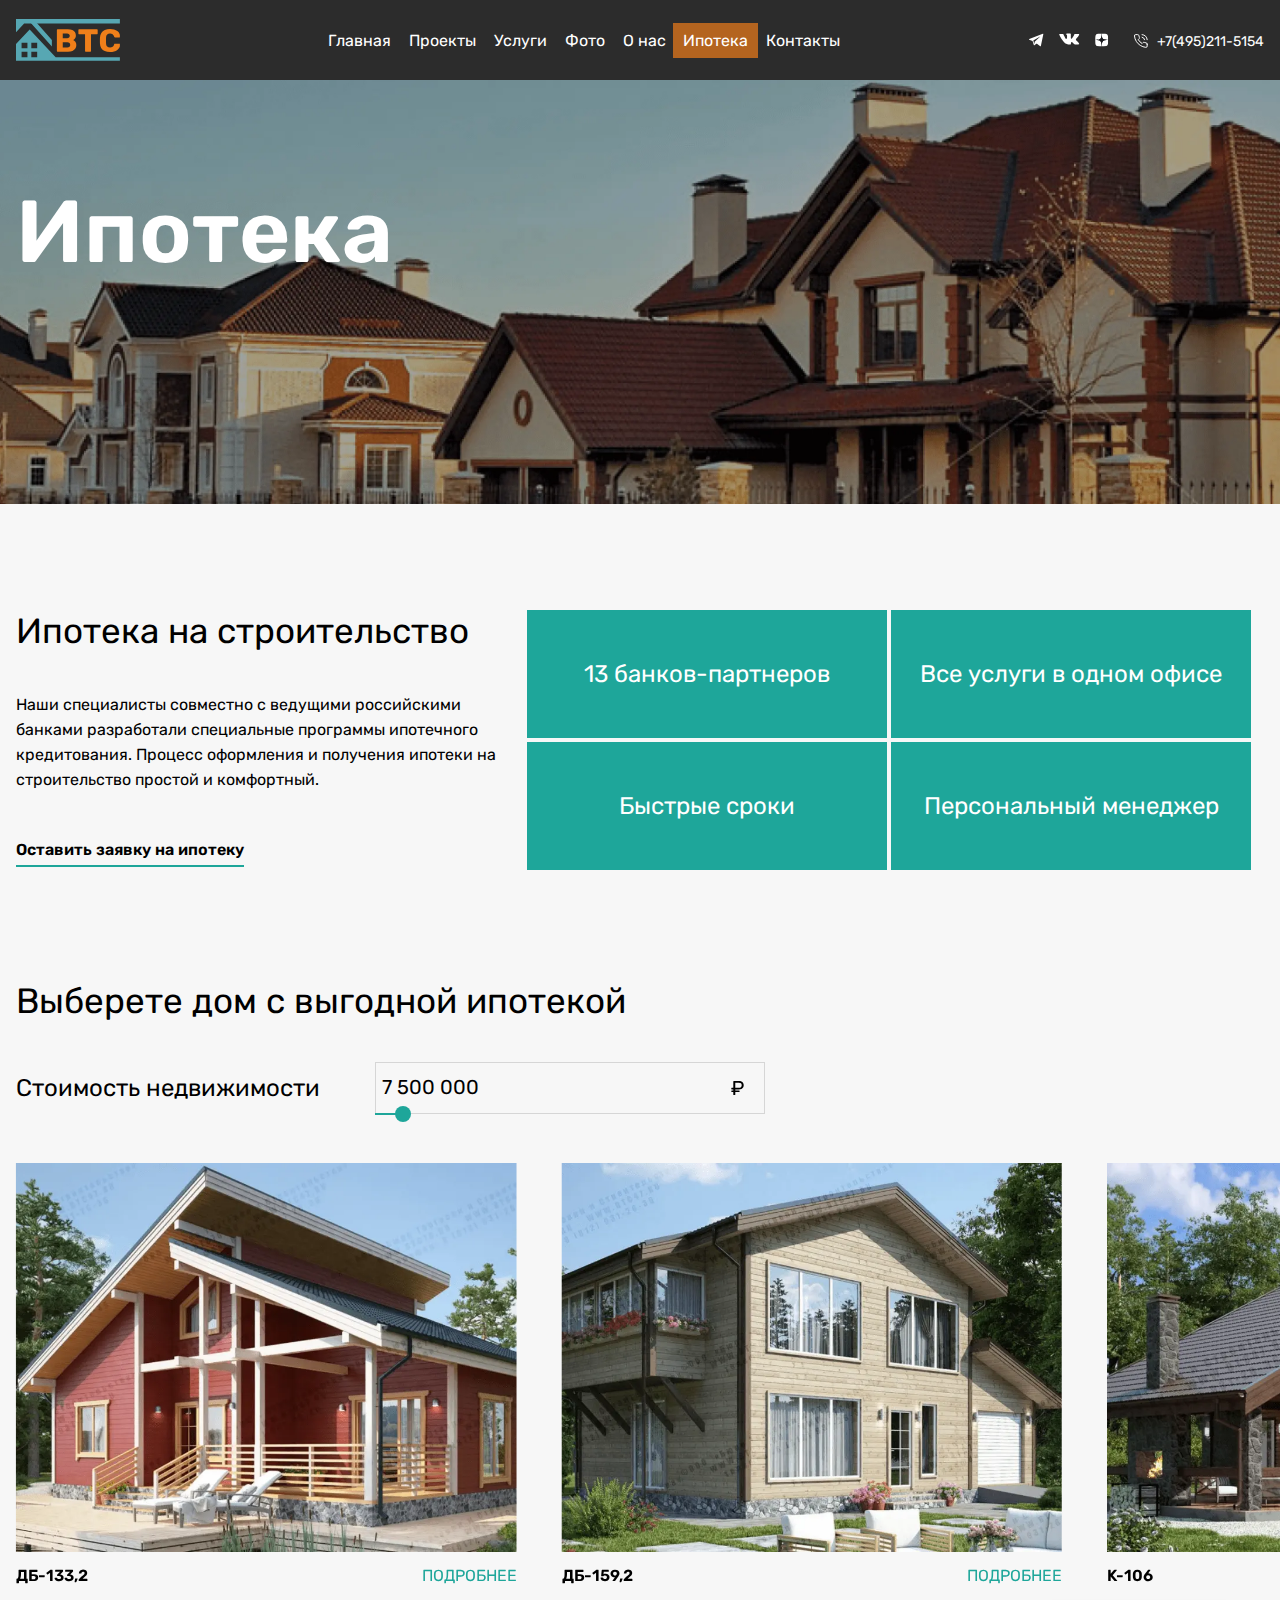
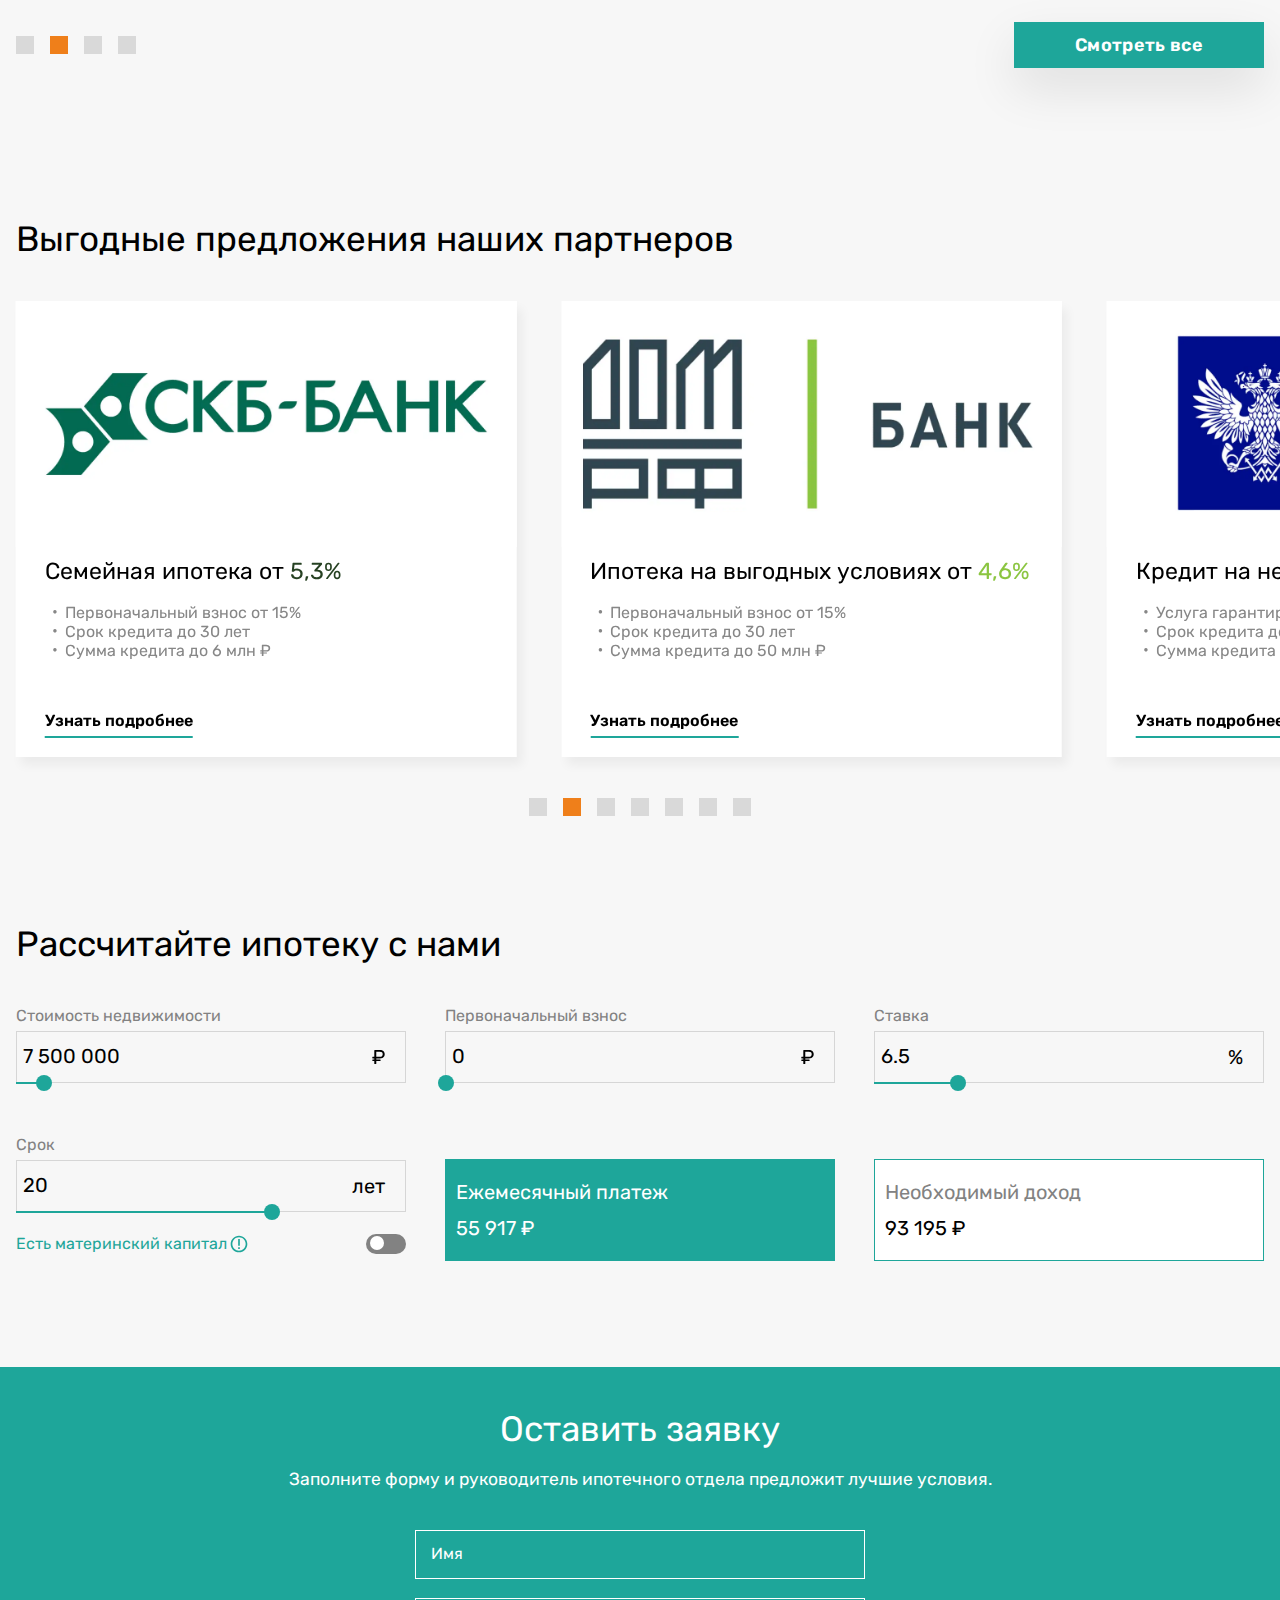
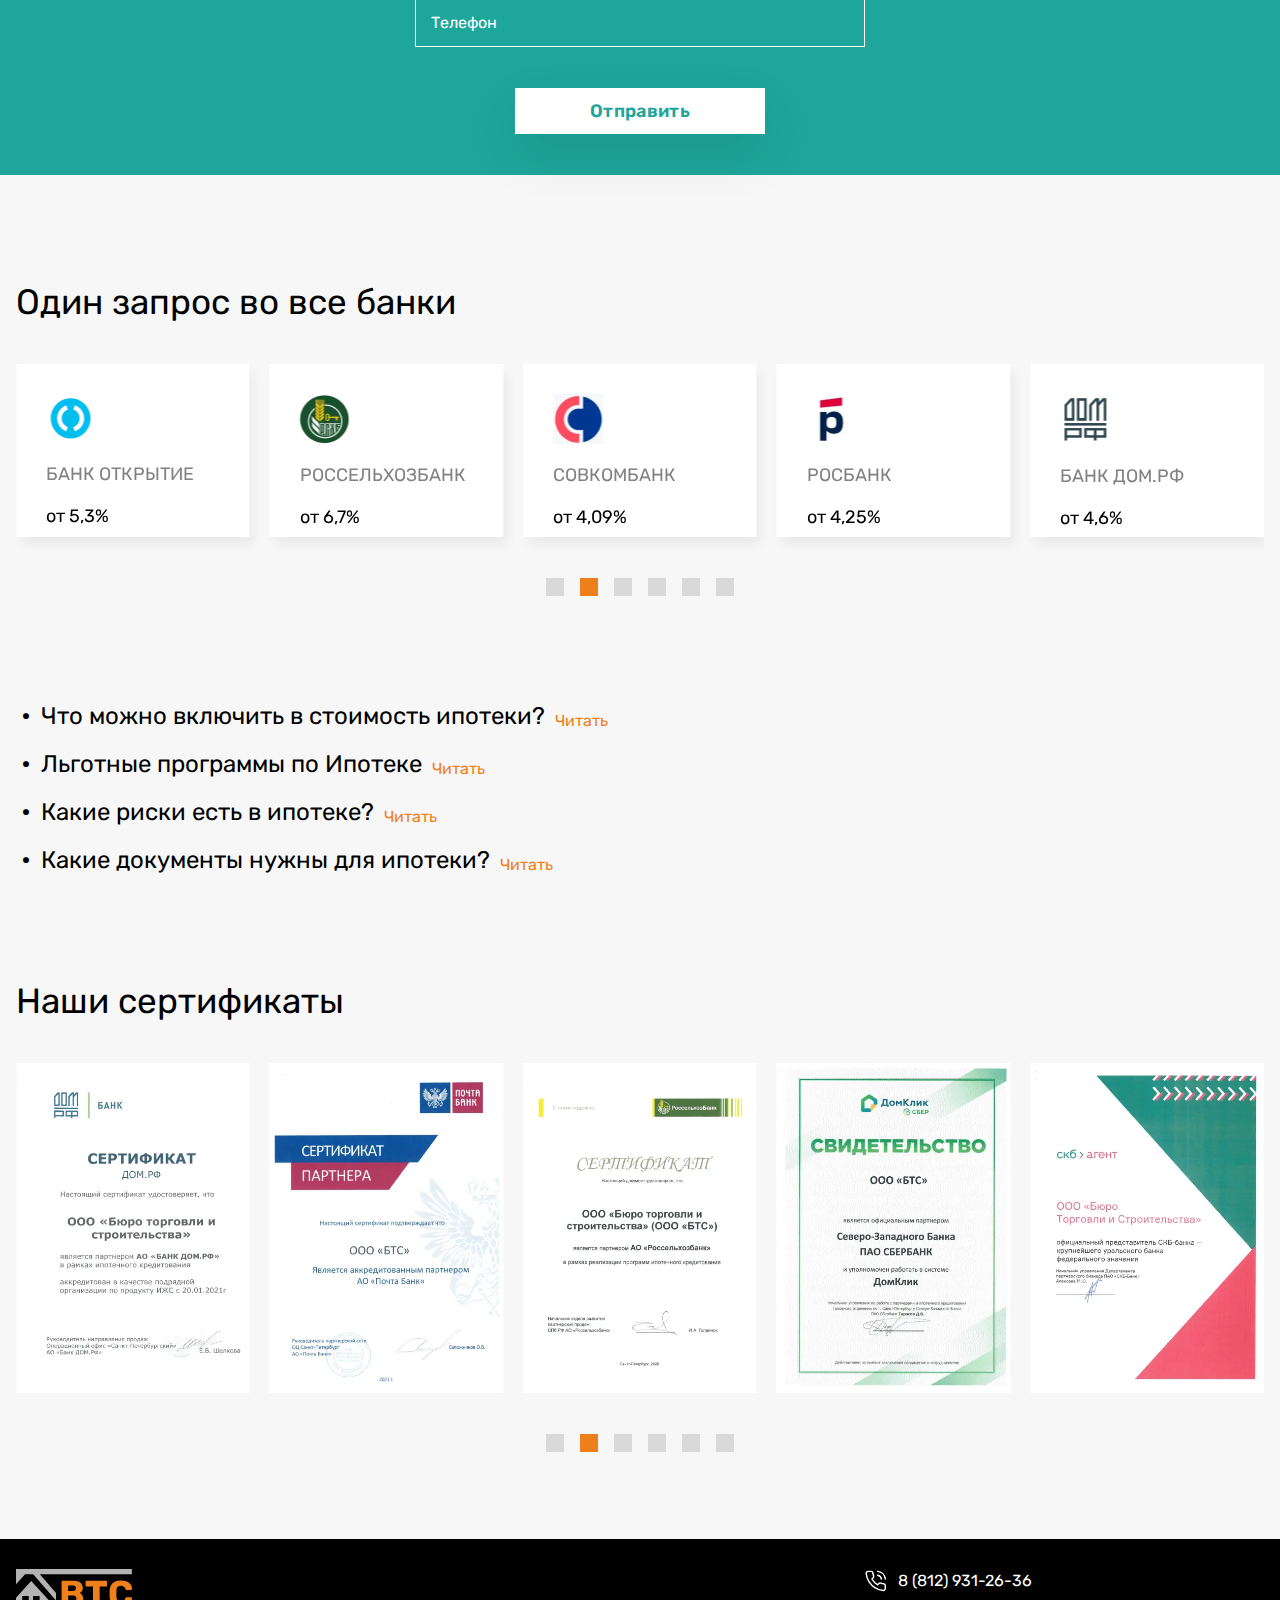
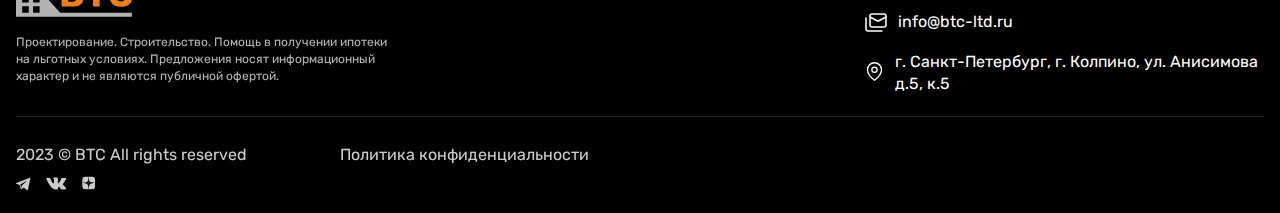
<file: index.html>
<!doctype html><html lang="ru"><head><meta charset="UTF-8"><meta http-equiv="X-UA-Compatible" content="IE=edge"><meta name="viewport" content="width=device-width,initial-scale=1"><link rel="stylesheet" href="css/style.min.css?_v=20230825191317"><title>Главная</title></head><body><div class="wrapper"><header class="header"><div class="header__container"><a href="#" class="header__logo logo"><img src="images/header-logo.svg" alt="BTC"></a><nav class="header__menu menu"><ul class="menu__list"><li class="menu__item"><a href="#" class="menu__link">Главная</a></li><li class="menu__item"><a href="#" class="menu__link">Проекты</a></li><li class="menu__item"><a href="#" class="menu__link">Услуги</a></li><li class="menu__item"><a href="#" class="menu__link">Фото</a></li><li class="menu__item"><a href="#" class="menu__link">О нас</a></li><li class="menu__item"><a href="#" class="menu__link">Ипотека</a></li><li class="menu__item"><a href="#" class="menu__link">Контакты</a></li></ul></nav><div class="header__row-icon"><a class="header__icon header__icon-tel"><img src="images/header-icon-telegramm.svg" alt="телеграмм"> </a><a class="header__icon header__icon-vk"><img src="images/header-icon-vk.svg" alt="вконтакте"> </a><a class="header__icon header__icon-yandex"><img src="images/header-icon-yandex.svg" alt="яндекс"></a></div><div class="header__row-number"><a href="tel:74952115154" class="header__number">+7(495)211-5154</a></div><button class="header__burger icon-menu"><span></span></button></div></header><main class="page"><div class="about"><div class="about__container"><div class="about__title"><h1>Ипотека</h1></div></div></div><div class="hypot"><div class="hypot__container"><div class="hypot__row"><div class="hypot__body"><div class="hypot__title"><h2>Ипотека на строительство</h2></div><div class="hypot__text"><p>Наши специалисты совместно с ведущими российскими банками разработали специальные программы ипотечного кредитования. Процесс оформления и получения ипотеки на строительство простой и комфортный.</p></div><div class="hypot__button-row"><a href="" class="button-line hypot__button">Оставить заявку на ипотеку</a></div></div><div class="hypot__card-row"><div class="hypot__card"><p>13 банков-партнеров</p></div><div class="hypot__card"><p>Все услуги в одном офисе</p></div><div class="hypot__card"><p>Быстрые сроки</p></div><div class="hypot__card"><p>Персональный менеджер</p></div></div></div></div></div><div class="auswah"><div class="auswah__container"><div class="auswah__title"><h2>Выберете дом с выгодной ипотекой</h2></div><div class="auswah__row"><div class="auswah__text"><p>Стоимость недвижимости</p></div><div class="item-range auswah__item-range"><div class="item-range__row"><input type="text" class="item-range__input-text number" id="text-wert" value="7500000" name="text-wert" placeholder=""> <img src="images/icon-rub.svg" alt=""></div><input type="range" class="item-range__input-range" min="500000" max="99999999" value="7500000" step="10000" value="0" id="wert" name="wert"></div></div></div><div class="auswah__swiper swiper-auswah"><div class="swiper-auswah__container"><div class="swiper-auswah__body"><div class="swiper-wrapper swiper-auswah__wrapper"><div class="swiper-slide slide-auswah swiper-auswah__slide"><picture><source srcset="images/slide-auswah1.webp" type="image/webp"><img src="images/slide-auswah1.png" alt="" class="slide-auswah__img"></picture><div class="slide-auswah__bottom"><p>ДБ-133,2</p><a href="#" class="slide-auswah__button">Подробнее</a></div></div><div class="swiper-slide slide-auswah swiper-auswah__slide"><picture><source srcset="images/slide-auswah2.webp" type="image/webp"><img src="images/slide-auswah2.png" alt="" class="slide-auswah__img"></picture><div class="slide-auswah__bottom"><p>ДБ-133,2</p><a href="#" class="slide-auswah__button">Подробнее</a></div></div><div class="swiper-slide slide-auswah swiper-auswah__slide"><picture><source srcset="images/slide-auswah3.webp" type="image/webp"><img src="images/slide-auswah3.png" alt="" class="slide-auswah__img"></picture><div class="slide-auswah__bottom"><p>ДБ-159,2</p><a href="#" class="slide-auswah__button">Подробнее</a></div></div><div class="swiper-slide slide-auswah swiper-auswah__slide"><picture><source srcset="images/slide-auswah4.webp" type="image/webp"><img src="images/slide-auswah4.png" alt="" class="slide-auswah__img"></picture><div class="slide-auswah__bottom"><p>K-106</p><a href="#" class="slide-auswah__button">Подробнее</a></div></div></div></div><div class="swiper-auswah__row"><div class="swiper-pagination swiper-auswah__pagination"></div><a href="#" class="button swiper-auswah__button">Смотреть все</a></div></div></div></div><div class="partners"><div class="partners__container"><div class="partners__title"><h2>Выгодные предложения наших партнеров</h2></div><div class="partners__swiper"><div class="swiper-wrapper partners__wrapper"><div class="swiper-slide partners__slide slide-partners"><div class="slide-partners__body"><picture><source srcset="images/partners-slide1.webp" type="image/webp"><img src="images/partners-slide1.png" alt="" class="slide-partners__img"></picture><div class="slide-partners__row"><div class="slide-partners__title"><h3>Программа для семей с детьми <span class="green">5,3%</span></h3></div><ol class="slide-partners__list"><li class="slide-partners__item">Первоначальный взнос от 15%</li><li class="slide-partners__item">Срок кредита до 30 лет</li><li class="slide-partners__item">Сумма кредита до 12 млн ₽</li></ol><div class="slide-partners__button-row"><a href="#" class="button-line slide-partners__button">Узнать подробнее</a></div></div></div></div><div class="swiper-slide partners__slide slide-partners"><div class="slide-partners__body"><picture><source srcset="images/partners-slide2.webp" type="image/webp"><img src="images/partners-slide2.png" alt="" class="slide-partners__img"></picture><div class="slide-partners__row"><div class="slide-partners__title"><h3>Семейная ипотека от <span class="green">5,3%</span></h3></div><ol class="slide-partners__list"><li class="slide-partners__item">Первоначальный взнос от 15%</li><li class="slide-partners__item">Срок кредита до 30 лет</li><li class="slide-partners__item">Сумма кредита до 6 млн ₽</li></ol><div class="slide-partners__button-row"><a href="#" class="button-line slide-partners__button">Узнать подробнее</a></div></div></div></div><div class="swiper-slide partners__slide slide-partners"><div class="slide-partners__body"><picture><source srcset="images/partners-slide3.webp" type="image/webp"><img src="images/partners-slide3.png" alt="" class="slide-partners__img"></picture><div class="slide-partners__row"><div class="slide-partners__title"><h3>Ипотека на выгодных условиях от <span class="green-light">4,6%</span></h3></div><ol class="slide-partners__list"><li class="slide-partners__item">Первоначальный взнос от 15%</li><li class="slide-partners__item">Срок кредита до 30 лет</li><li class="slide-partners__item">Сумма кредита до 50 млн ₽</li></ol><div class="slide-partners__button-row"><a href="#" class="button-line slide-partners__button">Узнать подробнее</a></div></div></div></div><div class="swiper-slide partners__slide slide-partners"><div class="slide-partners__body"><picture><source srcset="images/partners-slide4.webp" type="image/webp"><img src="images/partners-slide4.png" alt="" class="slide-partners__img"></picture><div class="slide-partners__row"><div class="slide-partners__title"><h3>Кредит на недвижимость от <span class="red">4%</span></h3></div><ol class="slide-partners__list"><li class="slide-partners__item">Услуга гарантированная ставка</li><li class="slide-partners__item">Срок кредита до 7 лет</li><li class="slide-partners__item">Сумма кредита до 5 млн ₽</li></ol><div class="slide-partners__button-row"><a href="#" class="button-line slide-partners__button">Узнать подробнее</a></div></div></div></div><div class="swiper-slide partners__slide slide-partners"><div class="slide-partners__body"><picture><source srcset="images/partners-slide5.webp" type="image/webp"><img src="images/partners-slide5.png" alt="" class="slide-partners__img"></picture><div class="slide-partners__row"><div class="slide-partners__title"><h3>Сельская ипотека от <span class="red">0,1%</span></h3></div><ol class="slide-partners__list"><li class="slide-partners__item">На строительство или покупку жилья в российских сёлах на выгодных условиях</li><li class="slide-partners__item">Срок кредита до 25 лет</li><li class="slide-partners__item">Сумма кредита до 6 млн ₽</li></ol><div class="slide-partners__button-row"><a href="#" class="button-line slide-partners__button">Узнать подробнее</a></div></div></div></div><div class="swiper-slide partners__slide slide-partners"><div class="slide-partners__body"><picture><source srcset="images/partners-slide6.webp" type="image/webp"><img src="images/partners-slide6.png" alt="" class="slide-partners__img"></picture><div class="slide-partners__row"><div class="slide-partners__title"><h3>Ипотека с господдержкой от <span class="green">6,7%</span></h3></div><ol class="slide-partners__list"><li class="slide-partners__item">Первоначальный взнос от 15%</li><li class="slide-partners__item">Срок кредита до 30 лет</li><li class="slide-partners__item">Сумма кредита от 100 000 до 6 млн ₽</li></ol><div class="slide-partners__button-row"><a href="#" class="button-line slide-partners__button">Узнать подробнее</a></div></div></div></div><div class="swiper-slide partners__slide slide-partners"><div class="slide-partners__body"><picture><source srcset="images/partners-slide7.webp" type="image/webp"><img src="images/partners-slide7.png" alt="" class="slide-partners__img"></picture><div class="slide-partners__row"><div class="__title"><h3>Ипотека для семей с детьми <span class="green">4,95%</span></h3></div><div class="green slide-partners__quote">На покупку строящегося или готового жилья</div><ol class="slide-partners__list"><li class="slide-partners__item">Первоначальный взнос от 15%</li><li class="slide-partners__item">Срок кредита до 30 лет</li><li class="slide-partners__item">Срок кредита до 30 лет</li></ol><div class="slide-partners__button-row"><a href="#" class="button-line slide-partners__button">Узнать подробнее</a></div></div></div></div></div></div><div class="partners__pagination-row"><div class="swiper-pagination partners__pagination"></div></div></div></div><div class="calc"><div class="calc__container"><div class="calc__title"><h2>Рассчитайте ипотеку с нами</h2></div><div class="calc__row"><div class="calc__item item-calc"><div class="item-calc__text">Стоимость недвижимости</div><div class="item-range item-calc__item-range"><div class="item-range__row"><input type="text" class="item-range__input-text number item-range__input-text-cost" id="text-wert" value="7500000" name="text-wert" placeholder=""> <img src="images/icon-rub.svg" alt=""></div><input type="range" class="item-range__input-range item-range__input-cost" min="500000" max="99999999" value="7500000" step="10000" id="wert" name="wert"></div></div><div class="calc__item item-calc"><div class="item-calc__text">Первоначальный взнос</div><div class="item-range item-calc__item-range"><div class="item-range__row"><input type="text" class="item-range__input-text number item-range__input-text-contribution" id="text-wert" value="0" name="text-contribution" placeholder=""> <img src="images/icon-rub.svg" alt=""></div><input type="range" class="item-range__input-range item-range__input-contribution" min="0" max="0" value="0" step="10000" id="contribution" name="contribution"></div></div><div class="calc__item item-calc"><div class="item-calc__text">Ставка</div><div class="item-range item-calc__item-range"><div class="item-range__row"><input type="text" class="item-range__input-text item-range__input-text-bet" id="text-wert" value="6.5" name="text-bet" placeholder=""><p>%</p></div><input type="range" class="item-range__input-range item-range__input-bet" min="0.1" max="30" value="6.5" step="0.1" id="bet" name="bet"></div></div><div class="calc__item item-calc"><div class="item-calc__text">Срок</div><div class="item-range item-calc__item-range"><div class="item-range__row"><input type="text" class="item-range__input-text item-range__input-text-term" id="text-wert" value="20" name="text-term" placeholder=""><p>лет</p></div><input type="range" class="item-range__input-range item-range__input-term" min="1" max="30" value="20" step="1" id="term" name="term"></div><div class="capital-calc item-calc__capital"><div class="capital-calc__text"><p>Есть материнский капитал</p><img src="images/capital-text.svg" alt=""></div><div class="capital-calc__checkbox-row"><input type="checkbox" id="capital" name="capital" class="capital-calc__input"> <label for="capital" class="capital-calc__label"></label></div></div></div><div class="calc__item item-calc"><div class="item-calc__card"><p>Ежемесячный платеж</p><p class="bold item-calc__text-monthly">102 050 ₽</p></div></div><div class="calc__item item-calc"><div class="item-calc__card transparent"><p>Необходимый доход</p><p class="bold item-calc__text-income">180 000 ₽</p></div></div></div></div></div><div class="shape"><div class="shape__container"><div class="shape__title"><h2>Оставить заявку</h2></div><div class="shape__text">Заполните форму и руководитель ипотечного отдела предложит лучшие условия.</div><form action="#" class="form-shape shape__form"><div class="form-shape__body"><div class="form-shape__row"><input type="text" class="form-shape__input text" id="name" name="name" placeholder="Имя"> <input type="text" class="form-shape__input text" id="tel" name="tel" placeholder="Телефон"></div><div class="form-shape__button-row"><button type="submit" class="button form-share__button">Отправить</button></div></div></form></div></div><div class="bank"><div class="bank__container"><div class="bank__title"><h2>Один запрос во все банки</h2></div><div class="bank__swiper"><div class="swiper-wrapper bank__wrapper"><div class="swiper-slide bank__slide slide-bank"><picture><source srcset="images/bank-slide1.webp" type="image/webp"><img src="images/bank-slide1.png" alt=""></picture><h4>СБЕРБАНК</h4><p>5,3%</p></div><div class="swiper-slide bank__slide slide-bank"><picture><source srcset="images/bank-slide2.webp" type="image/webp"><img src="images/bank-slide2.png" alt=""></picture><h4>БАНК ОТКРЫТИЕ</h4><p>от 5,3%</p></div><div class="swiper-slide bank__slide slide-bank"><picture><source srcset="images/bank-slide3.webp" type="image/webp"><img src="images/bank-slide3.png" alt=""></picture><h4>Россельхозбанк</h4><p>от 6,7%</p></div><div class="swiper-slide bank__slide slide-bank"><picture><source srcset="images/bank-slide4.webp" type="image/webp"><img src="images/bank-slide4.png" alt=""></picture><h4>СОВКОМБАНК</h4><p>от 4,09%</p></div><div class="swiper-slide bank__slide slide-bank"><picture><source srcset="images/bank-slide5.webp" type="image/webp"><img src="images/bank-slide5.png" alt=""></picture><h4>РОСБАНК</h4><p>от 4,25%</p></div><div class="swiper-slide bank__slide slide-bank"><picture><source srcset="images/bank-slide6.webp" type="image/webp"><img src="images/bank-slide6.png" alt=""></picture><h4>БАНК ДОМ.РФ</h4><p>от 4,6%</p></div></div><div class="bank__row-pagin"><div class="swiper-pagination bank__pagination"></div></div></div><ol class="bank__list"><li class="bank__item"><p>Что можно включить в стоимость ипотеки?</p><a href="#">Читать</a></li><li class="bank__item"><p>Льготные программы по Ипотеке</p><a href="#">Читать</a></li><li class="bank__item"><p>Какие риски есть в ипотеке?</p><a href="#">Читать</a></li><li class="bank__item"><p>Какие документы нужны для ипотеки?</p><a href="#">Читать</a></li></ol></div></div><div class="certificate"><div class="certificate__container"><div class="certificate__title"><h2>Наши сертификаты</h2></div><div class="certificate__swiper"><div class="swiper-wrapper certificate__wrapper"><div class="swiper-slide certificate__slide slide-certificate"><picture><source srcset="images/certificate-slide1.webp" type="image/webp"><img src="images/certificate-slide1.png" alt=""></picture></div><div class="swiper-slide certificate__slide slide-certificate"><picture><source srcset="images/certificate-slide2.webp" type="image/webp"><img src="images/certificate-slide2.png" alt=""></picture></div><div class="swiper-slide certificate__slide slide-certificate"><picture><source srcset="images/certificate-slide3.webp" type="image/webp"><img src="images/certificate-slide3.png" alt=""></picture></div><div class="swiper-slide certificate__slide slide-certificate"><picture><source srcset="images/certificate-slide4.webp" type="image/webp"><img src="images/certificate-slide4.png" alt=""></picture></div><div class="swiper-slide certificate__slide slide-certificate"><picture><source srcset="images/certificate-slide5.webp" type="image/webp"><img src="images/certificate-slide5.png" alt=""></picture></div><div class="swiper-slide certificate__slide slide-certificate"><picture><source srcset="images/certificate-slide6.webp" type="image/webp"><img src="images/certificate-slide6.png" alt=""></picture></div></div><div class="certificate__row-pagin"><div class="swiper-pagination certificate__pagination"></div></div></div></div></div></main><footer class="footer"><div class="footer__container"><div class="footer__row"><div class="footer__company"><a href="#" class="footer__logo"><img src="images/footer-logo.svg" alt="BTC"></a><div class="footer__text" data-da=".footer__row, 850, last">Проектирование. Строительство. Помощь в получении ипотеки на льготных условиях. Предложения носят информационный характер и не являются публичной офертой.</div></div><div class="contact-foot footer__contact"><a href="#" class="contact-foot__item"><div class="contact-foot__img"><img src="images/header-icon-phone.svg" alt="#"></div><p>8 (812) 931-26-36</p></a><a href="#" class="contact-foot__item"><div class="contact-foot__img"><img src="images/footer-mails.svg" alt="#"></div><p>info@btc-ltd.ru</p></a><a href="#" class="contact-foot__item"><div class="contact-foot__img"><img src="images/footer-adress.svg" alt="#"></div><p>г. Санкт-Петербург, г. Колпино, ул. Анисимова д.5, к.5</p></a></div></div><div class="bottom-foot footer__bottom"><div class="bottom-foot__reserv"><a>2023 © BTC All rights reserved</a></div><div class="bottom-foot__politic"><a>Политика конфиденциальности</a></div><div class="header__row-icon footer__row-icon"><a class="header__icon footer__icon header__icon-tel"><img src="images/header-icon-telegramm.svg" alt="телеграмм"> </a><a class="header__icon footer__icon header__icon-vk"><img src="images/header-icon-vk.svg" alt="вконтакте"> </a><a class="header__icon footer__icon header__icon-yandex"><img src="images/header-icon-yandex.svg" alt="яндекс"></a></div></div></div></footer></div><script src="js/app.min.js?_v=20230825191317"></script></body></html>
</file>
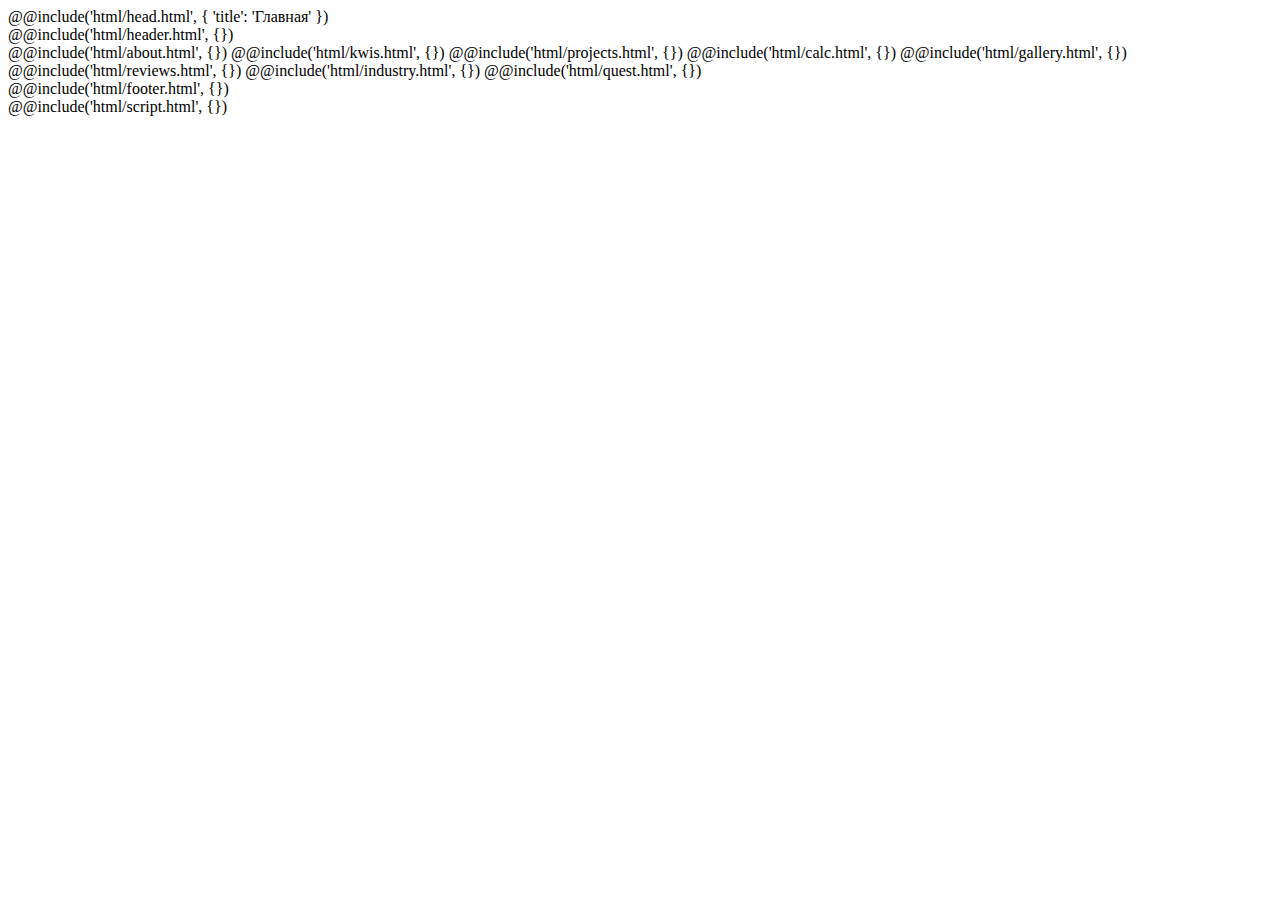
<file: src/index.html>
<!DOCTYPE html>
<html lang="ru">
  @@include('html/head.html', {
    'title': 'Главная'
  })
  <body>
    <div class="wrapper">
      @@include('html/header.html', {})
      <main class="page">
        @@include('html/about.html', {})
        @@include('html/kwis.html', {})
        @@include('html/projects.html', {})
        @@include('html/calc.html', {})
        @@include('html/gallery.html', {})
        @@include('html/reviews.html', {})
        @@include('html/industry.html', {})
        @@include('html/quest.html', {})
        

      </main>
      @@include('html/footer.html', {})
    </div>
    @@include('html/script.html', {})
  </body>
</html>
</file>
<file: css/style.min.css>
@charset "UTF-8";@font-face{font-family:Rubik;font-display:swap;src:url(../fonts/Rubik-Medium.woff2) format("woff2"),url(../fonts/Rubik-Medium.woff) format("woff");font-weight:500;font-style:normal}@font-face{font-family:Rubik;font-display:swap;src:url(../fonts/Rubik-Regular.woff2) format("woff2"),url(../fonts/Rubik-Regular.woff) format("woff");font-weight:400;font-style:normal}@font-face{font-family:Rubik;font-display:swap;src:url(../fonts/Rubik-SemiBold.woff2) format("woff2"),url(../fonts/Rubik-SemiBold.woff) format("woff");font-weight:600;font-style:normal}*{padding:0;margin:0;border:0;-webkit-box-sizing:border-box;box-sizing:border-box;color:#000}:after,:before{-webkit-box-sizing:border-box;box-sizing:border-box}:active,:focus{outline:0}a:active,a:focus{outline:0}aside,footer,header,nav{display:block}body,html{width:100%;height:100%;font-size:1rem;font-family:Rubik,sans-serif;font-weight:400;line-height:1}button,input,textarea{font-family:inherit}input::-ms-clear{display:none}button{cursor:pointer}button::-moz-focus-inner{padding:0;border:0}a{text-decoration:none}a:visited{text-decoration:none}a:hover{text-decoration:none}li,ul{list-style:none}img{vertical-align:top}h1,h2,h3,h4,h5,h6{font-size:inherit;font-weight:400}sup{color:inherit}@font-face{font-family:swiper-icons;src:url("data:application/font-woff;charset=utf-8;base64, [base64]//wADZ2x5ZgAAAywAAADMAAAD2MHtryVoZWFkAAABbAAAADAAAAA2E2+eoWhoZWEAAAGcAAAAHwAAACQC9gDzaG10eAAAAigAAAAZAAAArgJkABFsb2NhAAAC0AAAAFoAAABaFQAUGG1heHAAAAG8AAAAHwAAACAAcABAbmFtZQAAA/gAAAE5AAACXvFdBwlwb3N0AAAFNAAAAGIAAACE5s74hXjaY2BkYGAAYpf5Hu/j+W2+MnAzMYDAzaX6QjD6/4//Bxj5GA8AuRwMYGkAPywL13jaY2BkYGA88P8Agx4j+/8fQDYfA1AEBWgDAIB2BOoAeNpjYGRgYNBh4GdgYgABEMnIABJzYNADCQAACWgAsQB42mNgYfzCOIGBlYGB0YcxjYGBwR1Kf2WQZGhhYGBiYGVmgAFGBiQQkOaawtDAoMBQxXjg/wEGPcYDDA4wNUA2CCgwsAAAO4EL6gAAeNpj2M0gyAACqxgGNWBkZ2D4/wMA+xkDdgAAAHjaY2BgYGaAYBkGRgYQiAHyGMF8FgYHIM3DwMHABGQrMOgyWDLEM1T9/w8UBfEMgLzE////P/5//f/V/xv+r4eaAAeMbAxwIUYmIMHEgKYAYjUcsDAwsLKxc3BycfPw8jEQA/[base64]/uznmfPFBNODM2K7MTQ45YEAZqGP81AmGGcF3iPqOop0r1SPTaTbVkfUe4HXj97wYE+yNwWYxwWu4v1ugWHgo3S1XdZEVqWM7ET0cfnLGxWfkgR42o2PvWrDMBSFj/IHLaF0zKjRgdiVMwScNRAoWUoH78Y2icB/yIY09An6AH2Bdu/UB+yxopYshQiEvnvu0dURgDt8QeC8PDw7Fpji3fEA4z/PEJ6YOB5hKh4dj3EvXhxPqH/SKUY3rJ7srZ4FZnh1PMAtPhwP6fl2PMJMPDgeQ4rY8YT6Gzao0eAEA409DuggmTnFnOcSCiEiLMgxCiTI6Cq5DZUd3Qmp10vO0LaLTd2cjN4fOumlc7lUYbSQcZFkutRG7g6JKZKy0RmdLY680CDnEJ+UMkpFFe1RN7nxdVpXrC4aTtnaurOnYercZg2YVmLN/d/gczfEimrE/fs/bOuq29Zmn8tloORaXgZgGa78yO9/cnXm2BpaGvq25Dv9S4E9+5SIc9PqupJKhYFSSl47+Qcr1mYNAAAAeNptw0cKwkAAAMDZJA8Q7OUJvkLsPfZ6zFVERPy8qHh2YER+3i/BP83vIBLLySsoKimrqKqpa2hp6+jq6RsYGhmbmJqZSy0sraxtbO3sHRydnEMU4uR6yx7JJXveP7WrDycAAAAAAAH//wACeNpjYGRgYOABYhkgZgJCZgZNBkYGLQZtIJsFLMYAAAw3ALgAeNolizEKgDAQBCchRbC2sFER0YD6qVQiBCv/H9ezGI6Z5XBAw8CBK/m5iQQVauVbXLnOrMZv2oLdKFa8Pjuru2hJzGabmOSLzNMzvutpB3N42mNgZGBg4GKQYzBhYMxJLMlj4GBgAYow/P/PAJJhLM6sSoWKfWCAAwDAjgbRAAB42mNgYGBkAIIbCZo5IPrmUn0hGA0AO8EFTQAA");font-weight:400;font-style:normal}:root{--swiper-theme-color:#007aff}.swiper{margin-left:auto;margin-right:auto;position:relative;overflow:hidden;list-style:none;padding:0;z-index:1}.swiper-vertical>.swiper-wrapper{-webkit-box-orient:vertical;-webkit-box-direction:normal;-ms-flex-direction:column;flex-direction:column}.swiper-wrapper{position:relative;width:100%;height:100%;z-index:1;display:-webkit-box;display:-ms-flexbox;display:flex;-webkit-transition-property:-webkit-transform;transition-property:-webkit-transform;-o-transition-property:transform;transition-property:transform;transition-property:transform,-webkit-transform;-webkit-box-sizing:content-box;box-sizing:content-box}.swiper-android .swiper-slide,.swiper-wrapper{-webkit-transform:translate3d(0,0,0);transform:translate3d(0,0,0)}.swiper-pointer-events{-ms-touch-action:pan-y;touch-action:pan-y}.swiper-pointer-events.swiper-vertical{-ms-touch-action:pan-x;touch-action:pan-x}.swiper-slide{-ms-flex-negative:0;flex-shrink:0;width:100%;height:100%;position:relative;-webkit-transition-property:-webkit-transform;transition-property:-webkit-transform;-o-transition-property:transform;transition-property:transform;transition-property:transform,-webkit-transform}.swiper-slide-invisible-blank{visibility:hidden}.swiper-autoheight,.swiper-autoheight .swiper-slide{height:auto}.swiper-autoheight .swiper-wrapper{-webkit-box-align:start;-ms-flex-align:start;align-items:flex-start;-webkit-transition-property:height,-webkit-transform;transition-property:height,-webkit-transform;-o-transition-property:transform,height;transition-property:transform,height;transition-property:transform,height,-webkit-transform}.swiper-backface-hidden .swiper-slide{-webkit-transform:translateZ(0);transform:translateZ(0);-webkit-backface-visibility:hidden;backface-visibility:hidden}.swiper-3d,.swiper-3d.swiper-css-mode .swiper-wrapper{-webkit-perspective:1200px;perspective:1200px}.swiper-3d .swiper-cube-shadow,.swiper-3d .swiper-slide,.swiper-3d .swiper-slide-shadow,.swiper-3d .swiper-slide-shadow-bottom,.swiper-3d .swiper-slide-shadow-left,.swiper-3d .swiper-slide-shadow-right,.swiper-3d .swiper-slide-shadow-top,.swiper-3d .swiper-wrapper{-webkit-transform-style:preserve-3d;transform-style:preserve-3d}.swiper-3d .swiper-slide-shadow,.swiper-3d .swiper-slide-shadow-bottom,.swiper-3d .swiper-slide-shadow-left,.swiper-3d .swiper-slide-shadow-right,.swiper-3d .swiper-slide-shadow-top{position:absolute;left:0;top:0;width:100%;height:100%;pointer-events:none;z-index:10}.swiper-3d .swiper-slide-shadow{background:rgba(0,0,0,.15)}.swiper-3d .swiper-slide-shadow-left{background-image:-webkit-gradient(linear,right top,left top,from(rgba(0,0,0,.5)),to(rgba(0,0,0,0)));background-image:-o-linear-gradient(right,rgba(0,0,0,.5),rgba(0,0,0,0));background-image:linear-gradient(to left,rgba(0,0,0,.5),rgba(0,0,0,0))}.swiper-3d .swiper-slide-shadow-right{background-image:-webkit-gradient(linear,left top,right top,from(rgba(0,0,0,.5)),to(rgba(0,0,0,0)));background-image:-o-linear-gradient(left,rgba(0,0,0,.5),rgba(0,0,0,0));background-image:linear-gradient(to right,rgba(0,0,0,.5),rgba(0,0,0,0))}.swiper-3d .swiper-slide-shadow-top{background-image:-webkit-gradient(linear,left bottom,left top,from(rgba(0,0,0,.5)),to(rgba(0,0,0,0)));background-image:-o-linear-gradient(bottom,rgba(0,0,0,.5),rgba(0,0,0,0));background-image:linear-gradient(to top,rgba(0,0,0,.5),rgba(0,0,0,0))}.swiper-3d .swiper-slide-shadow-bottom{background-image:-webkit-gradient(linear,left top,left bottom,from(rgba(0,0,0,.5)),to(rgba(0,0,0,0)));background-image:-o-linear-gradient(top,rgba(0,0,0,.5),rgba(0,0,0,0));background-image:linear-gradient(to bottom,rgba(0,0,0,.5),rgba(0,0,0,0))}.swiper-css-mode>.swiper-wrapper{overflow:auto;scrollbar-width:none;-ms-overflow-style:none}.swiper-css-mode>.swiper-wrapper::-webkit-scrollbar{display:none}.swiper-css-mode>.swiper-wrapper>.swiper-slide{scroll-snap-align:start start}.swiper-horizontal.swiper-css-mode>.swiper-wrapper{-ms-scroll-snap-type:x mandatory;scroll-snap-type:x mandatory}.swiper-vertical.swiper-css-mode>.swiper-wrapper{-ms-scroll-snap-type:y mandatory;scroll-snap-type:y mandatory}.swiper-centered>.swiper-wrapper::before{content:"";-ms-flex-negative:0;flex-shrink:0;-webkit-box-ordinal-group:10000;-ms-flex-order:9999;order:9999}.swiper-centered.swiper-horizontal>.swiper-wrapper>.swiper-slide:first-child{-webkit-margin-start:var(--swiper-centered-offset-before);margin-inline-start:var(--swiper-centered-offset-before)}.swiper-centered.swiper-horizontal>.swiper-wrapper::before{height:100%;min-height:1px;width:var(--swiper-centered-offset-after)}.swiper-centered.swiper-vertical>.swiper-wrapper>.swiper-slide:first-child{-webkit-margin-before:var(--swiper-centered-offset-before);margin-block-start:var(--swiper-centered-offset-before)}.swiper-centered.swiper-vertical>.swiper-wrapper::before{width:100%;min-width:1px;height:var(--swiper-centered-offset-after)}.swiper-centered>.swiper-wrapper>.swiper-slide{scroll-snap-align:center center}*{scrollbar-width:.5rem;scrollbar-color:#000 #d6d6d6}::-webkit-scrollbar{width:.5rem;background-color:#fff}::-webkit-scrollbar-track{-webkit-box-shadow:inset 0 0 .375rem rgba(0,0,0,.2);box-shadow:inset 0 0 .375rem rgba(0,0,0,.2);border-radius:.25rem;background:#eee}::-webkit-scrollbar-thumb{border-radius:.25rem;border:0 none #fff;background-color:#1a1a1a;-webkit-transition:all 280ms ease-in-out;transition:all 280ms ease-in-out}::-webkit-scrollbar-thumb:hover{background-color:#000}body.lock{overflow:hidden;-ms-touch-action:none;touch-action:none}[class*=__container]{max-width:97.625rem;margin:0 auto;padding:0 1rem}[class*=-ibg]{position:relative}[class*=-ibg] img{position:absolute;width:100%;height:100%;top:0;left:0;-o-object-fit:cover;object-fit:cover}[class*=-ibg_contain] img{-o-object-fit:contain;object-fit:contain}[class*=_overlay-bg]{position:fixed;top:0;left:0;width:100%;height:100%;opacity:0;visibility:hidden;-webkit-transition:all 280ms ease-in-out 0s;-o-transition:all 280ms ease-in-out 0s;transition:all 280ms ease-in-out 0s;z-index:2000;padding:3.75rem .9375rem;overflow-y:auto}[class*=_overlay-bg]._is-open{opacity:1;visibility:visible}.wrapper{display:-webkit-box;display:-ms-flexbox;display:flex;-webkit-box-orient:vertical;-webkit-box-direction:normal;-ms-flex-direction:column;flex-direction:column;min-height:100%;overflow:clip}.page{position:relative;-webkit-box-flex:1;-ms-flex:1 1 auto;flex:1 1 auto}.page [data-observ]{position:absolute;top:0;left:0;width:100%;height:.125rem;background:0 0;pointer-events:none}.page_start{padding-top:6.25rem}*{-webkit-tap-highlight-color:transparent}body{background:#f7f7f7}*{line-height:normal;font-style:normal}h1{font-weight:600;color:#fff}h2{font-weight:400}.green-light{color:#8bc540}.green{color:#264122}.red{color:#ee003c}.white{color:#fff}.button{display:block;max-width:15.625rem;width:100%;padding:.75rem;font-family:Rubik;font-weight:600;font-size:1.125rem;text-align:center;letter-spacing:.02em;color:#fff;background:#1ea69a;-webkit-transition:all .3s ease 0s;-o-transition:all .3s ease 0s;transition:all .3s ease 0s;-webkit-box-shadow:0 20px 50px rgba(0,0,0,.1);box-shadow:0 20px 50px rgba(0,0,0,.1);cursor:pointer}.button:hover{background:#33948b}.button.trans{background-color:transparent;border:1px solid #1ea69a;color:#000}.button.trans:hover{background:rgba(51,148,138,.3725490196)}.button-line{display:inline-block;font-size:1rem;font-weight:600;color:#000;padding-bottom:.125rem;border-bottom:2px solid #1ea69a;line-height:156.25%}a{cursor:pointer;-webkit-transition:all .3s ease 0s;-o-transition:all .3s ease 0s;transition:all .3s ease 0s}a:hover{opacity:.8}input.text{padding:.78125rem .9375rem;max-width:100%;width:100%;background:#1ea69a;border:1px solid #fff}input.text::-webkit-input-placeholder{font-size:1rem;line-height:140%;color:#fff}input.text::-moz-placeholder{font-size:1rem;line-height:140%;color:#fff}input.text:-ms-input-placeholder{font-size:1rem;line-height:140%;color:#fff}input.text::-ms-input-placeholder{font-size:1rem;line-height:140%;color:#fff}input.text,input.text::placeholder{font-size:1rem;line-height:140%;color:#fff}.swiper-pagination{display:-webkit-box;display:-ms-flexbox;display:flex;position:relative;gap:1rem;-webkit-box-pack:end;-ms-flex-pack:end;justify-content:end;cursor:pointer;margin-top:-3.375rem;z-index:2}.swiper-pagination-bullet{display:block;width:1.125rem;height:1.125rem;background:#d9d9d9;-webkit-transition:all .3s ease 0s;-o-transition:all .3s ease 0s;transition:all .3s ease 0s}.swiper-pagination-bullet-active{background:#ef7f1a}.header{position:sticky;top:0;width:100%;z-index:5;-webkit-transition:background-color .5s ease 0s;-o-transition:background-color .5s ease 0s;transition:background-color .5s ease 0s;background-color:#2c2c2c}.header__container{height:5rem;display:-webkit-box;display:-ms-flexbox;display:flex;-webkit-box-align:center;-ms-flex-align:center;align-items:center}.header__logo{max-width:7.24125rem;margin-right:1.25rem}.header__logo img{width:100%}.header__row-icon{display:-webkit-box;display:-ms-flexbox;display:flex;gap:.9375rem;margin-right:1.5rem}.header__icon img{width:100%}.header__icon-tel{width:.955625rem;height:.83375rem}.header__icon-vk{width:1.304375rem;height:.7575rem}.header__icon-yandex{width:.875rem;height:.875rem}.header__number{position:relative;padding-left:1.5rem;color:#fff;font-size:.875rem}.header__number::before{position:absolute;content:"";width:1rem;height:1rem;top:0;left:0;background:url(../images/header-icon-phone.svg) no-repeat center center/contain}.menu{margin:0 auto}.menu__list{display:-webkit-box;display:-ms-flexbox;display:flex}.menu__item:nth-child(6){margin:-.5rem -.625rem;padding:.5rem .625rem;background-color:rgba(239,125,26,.6980392157)}.menu__link{font-size:1rem;color:#fff}.menu__link:hover{opacity:.7}.icon-menu{display:none}.footer{padding:1.875rem 0 1.4375rem;background:#000}.footer__row{display:-webkit-box;display:-ms-flexbox;display:flex;-webkit-box-pack:justify;-ms-flex-pack:justify;justify-content:space-between;margin-bottom:1.25rem}.footer__company{max-width:23.8125rem}.footer__logo{display:block;max-width:7.24125rem}.footer__logo img{width:100%}.footer__text{margin-top:1.0625rem;font-size:.75rem;line-height:140%;color:#fff;opacity:.7}.footer__row-icon{-webkit-box-flex:0;-ms-flex:0 1 100%;flex:0 1 100%;margin-right:0;-webkit-box-align:center;-ms-flex-align:center;align-items:center;margin-right:1.25rem}.footer__icon{opacity:.8}.footer__icon:hover{opacity:1}.contact-foot{display:-webkit-box;display:-ms-flexbox;display:flex;-webkit-box-orient:vertical;-webkit-box-direction:normal;-ms-flex-direction:column;flex-direction:column;gap:1.0625rem;max-width:25rem}.contact-foot__item{display:-webkit-box;display:-ms-flexbox;display:flex;-webkit-box-align:center;-ms-flex-align:center;align-items:center;-webkit-transition:all .3s ease 0s;-o-transition:all .3s ease 0s;transition:all .3s ease 0s}.contact-foot__item p{font-size:1rem;line-height:140%;color:#fff}.contact-foot__item:hover{opacity:.7}.contact-foot__img{width:1.5rem;height:1.5rem;margin-right:.625rem}.contact-foot__img img{width:100%}.bottom-foot{display:-webkit-box;display:-ms-flexbox;display:flex;-ms-flex-wrap:wrap;flex-wrap:wrap;row-gap:.625rem;border-top:.0625rem solid rgba(255,255,255,.15);padding-top:1.6875rem}.bottom-foot a{font-size:1rem;line-height:140%;color:#fff;opacity:.8}.bottom-foot a:hover{opacity:1}.bottom-foot__politic{margin-right:auto;display:-webkit-box;display:-ms-flexbox;display:flex;gap:2rem}.about{position:relative;padding-top:6.25rem;background-color:#000}.no-webp .about::before{background:url(../images/about-fon.png) no-repeat center center/cover}.about::before{position:absolute;content:"";width:100%;height:100%;top:0;left:0}.about__container{position:relative;z-index:1}.auswah{position:relative}.item-range{position:relative;max-width:24.375rem;width:100%;background:#f7f7f7;border:1px solid #d6d6d6;padding-right:.9375rem}.item-range::before{position:absolute;content:"";width:8px;height:2px;background:#f7f7f7;bottom:-.125rem;left:-9px;z-index:1}.item-range__row{display:-webkit-box;display:-ms-flexbox;display:flex;-webkit-box-align:center;-ms-flex-align:center;align-items:center}.item-range__row p{font-size:1.25rem;margin-right:.3125rem}.item-range__input-text{background:#f7f7f7;padding:.75rem .375rem .875rem .375rem;font-size:1.25rem;-webkit-box-flex:1;-ms-flex:auto;flex:auto}.item-range__input-range{position:absolute;width:102%;left:-.5rem;bottom:-.125rem}input[type=range]{-webkit-appearance:none;width:104.4%;height:2px;background:0 0;outline:0;-webkit-transition:opacity .2s;-o-transition:opacity .2s;transition:opacity .2s}input[type=range]::-webkit-slider-thumb{position:relative;-webkit-appearance:none;appearance:none;width:16px;height:16px;background:#1ea69a;border-radius:50%;cursor:pointer;z-index:3}input[type=range]::-moz-range-thumb{position:absolute;border:none;width:16px;height:16px;background:#1ea69a;border-radius:50%;cursor:pointer;z-index:100}input[type=range]::-moz-range-track{position:relative}.hypot__row{display:-webkit-box;display:-ms-flexbox;display:flex}.hypot__body{max-width:30.6875rem;margin-right:9.9375rem}.hypot__text p{line-height:156.25%}.hypot__card-row{display:-ms-grid;display:grid;-ms-grid-columns:1fr 1fr;grid-template-columns:1fr 1fr;gap:.25rem;max-width:45.25rem;width:100%}.hypot__card{display:-webkit-box;display:-ms-flexbox;display:flex;-webkit-box-align:center;-ms-flex-align:center;align-items:center;-webkit-box-pack:center;-ms-flex-pack:center;justify-content:center;text-align:center;padding:3.125rem 1.25rem;background-color:#1ea69a}.hypot__card p{color:#fff;font-size:1.5rem}.auswah__row{display:-webkit-box;display:-ms-flexbox;display:flex;-webkit-box-align:center;-ms-flex-align:center;align-items:center;gap:3.4375rem}.auswah__text{font-size:1.5rem}.swiper-auswah__row{position:relative;display:-webkit-box;display:-ms-flexbox;display:flex;-webkit-box-align:center;-ms-flex-align:center;align-items:center;-webkit-box-pack:justify;-ms-flex-pack:justify;justify-content:space-between;gap:1.875rem}.swiper-auswah__pagination{margin-top:0;position:relative}.slide-auswah__img{width:100%}.slide-auswah__bottom{margin-top:.875rem;display:-webkit-box;display:-ms-flexbox;display:flex;-webkit-box-pack:justify;-ms-flex-pack:justify;justify-content:space-between}.slide-auswah__bottom p{font-weight:600}.slide-auswah__button{color:#1ea69a;text-transform:uppercase}.partners__pagination-row{position:relative;display:-webkit-box;display:-ms-flexbox;display:flex;-webkit-box-pack:center;-ms-flex-pack:center;justify-content:center}.partners__pagination{margin-top:0;position:relative}.slide-partners{height:auto}.slide-partners__body{width:100%;height:100%;background-color:#fff;-webkit-box-shadow:5px 8px 10px rgba(0,0,0,.05);box-shadow:5px 8px 10px rgba(0,0,0,.05);display:-webkit-box;display:-ms-flexbox;display:flex;-webkit-box-orient:vertical;-webkit-box-direction:normal;-ms-flex-direction:column;flex-direction:column}.slide-partners__img{width:100%}.slide-partners__row{-webkit-box-flex:1;-ms-flex:auto;flex:auto;margin-top:.625rem;display:-webkit-inline-box;display:-ms-inline-flexbox;display:inline-flex;-webkit-box-orient:vertical;-webkit-box-direction:normal;-ms-flex-direction:column;flex-direction:column}.slide-partners__quote{margin-top:.3125rem;font-size:.625rem}.slide-partners__list{-webkit-box-flex:1;-ms-flex:auto;flex:auto;margin-bottom:1.875rem;-webkit-box-orient:vertical;-webkit-box-direction:normal;-ms-flex-direction:column;flex-direction:column;gap:.3125rem}.slide-partners__item{position:relative;color:#878787;padding-left:1.25rem}.slide-partners__item::before{position:absolute;content:"●";width:1.25rem;height:100%;top:.28125rem;left:0;color:#878787;text-align:center;font-size:.5rem}.calc__row{max-width:89.375rem;display:-webkit-box;display:-ms-flexbox;display:flex;-ms-flex-wrap:wrap;flex-wrap:wrap;-webkit-box-pack:justify;-ms-flex-pack:justify;justify-content:space-between;gap:3.25rem 1.875rem}.item-calc__text{color:#828282;font-weight:400;margin-bottom:.375rem}.item-calc__item-range{width:24.375rem}.item-calc__card{position:relative;margin-top:1.5rem;padding:1.25rem .625rem;background-color:#1ea69a;width:24.375rem;border:1px solid #1ea69a}.item-calc__card p{font-size:1.25rem;color:#fff}.item-calc__card p:first-child{margin-bottom:.75rem}.item-calc__card p p.bold{font-weight:600}.item-calc__card.transparent{background-color:#fff}.item-calc__card.transparent p{color:#828282}.item-calc__card.transparent p.bold{color:#000}.capital-calc{margin-top:1.375rem;display:-webkit-box;display:-ms-flexbox;display:flex;-webkit-box-pack:justify;-ms-flex-pack:justify;justify-content:space-between;text-align:center}.capital-calc__text{display:-webkit-box;display:-ms-flexbox;display:flex}.capital-calc__text p{color:#1ea69a}.capital-calc__text img{width:1.25rem;margin-left:.125rem}.capital-calc__input{display:none}.capital-calc__input:checked+.capital-calc__label::before{left:1.40625rem}.capital-calc__input:checked+.capital-calc__label{background:#1ea69a}.capital-calc__label{position:relative;display:block;width:2.5rem;height:1.25rem;background:#828282;border-radius:25px;-webkit-transition:background .3s ease 0s;-o-transition:background .3s ease 0s;transition:background .3s ease 0s;cursor:pointer}.capital-calc__label::before{position:absolute;content:"";width:.875rem;height:.875rem;background:#fff;top:.186875rem;left:.25rem;border-radius:50%;-webkit-transition:left .3s ease 0s;-o-transition:left .3s ease 0s;transition:left .3s ease 0s}.shape{position:relative;background:#1ea69a}.shape__container{display:-webkit-box;display:-ms-flexbox;display:flex;-webkit-box-orient:vertical;-webkit-box-direction:normal;-ms-flex-direction:column;flex-direction:column;-webkit-box-align:center;-ms-flex-align:center;align-items:center}.shape__title h2{color:#fff}.shape__text{color:#fff;text-align:center}.form-shape{max-width:28.125rem;width:100%}.form-shape__body{display:-webkit-box;display:-ms-flexbox;display:flex;-webkit-box-orient:vertical;-webkit-box-direction:normal;-ms-flex-direction:column;flex-direction:column}.form-shape__row{display:-webkit-box;display:-ms-flexbox;display:flex;-webkit-box-orient:vertical;-webkit-box-direction:normal;-ms-flex-direction:column;flex-direction:column}.form-shape__button-row button{margin:0 auto;background:#fff;color:#1ea69a}.form-shape__button-row button:hover{background:#fff;opacity:.9}.bank__swiper{overflow:hidden}.bank__slide{display:-webkit-box;display:-ms-flexbox;display:flex;-webkit-box-orient:vertical;-webkit-box-direction:normal;-ms-flex-direction:column;flex-direction:column;gap:1.25rem;-webkit-box-shadow:5px 8px 10px rgba(0,0,0,.05);box-shadow:5px 8px 10px rgba(0,0,0,.05);padding:1.875rem 1.875rem .5rem 1.875rem;background:#fff;height:auto}.bank__slide img{width:3.125rem}.bank__slide h4,.bank__slide p{font-size:1.125rem}.bank__slide h4{text-transform:uppercase;color:#828282}.bank__row-pagin{display:-webkit-box;display:-ms-flexbox;display:flex;-webkit-box-pack:center;-ms-flex-pack:center;justify-content:center}.bank__pagination{margin:0}.bank__list{display:-webkit-box;display:-ms-flexbox;display:flex;-webkit-box-orient:vertical;-webkit-box-direction:normal;-ms-flex-direction:column;flex-direction:column;gap:1.25rem}.bank__item{position:relative;display:-webkit-box;display:-ms-flexbox;display:flex;gap:.625rem;padding-left:1.5625rem;-webkit-box-align:end;-ms-flex-align:end;align-items:end}.bank__item p{font-size:1.5rem}.bank__item a{color:#ef7f1a}.bank__item::before{position:absolute;content:"●";width:1.25rem;height:100%;top:.34375rem;left:0;color:#000;text-align:center;font-size:.875rem}.certificate__swiper{overflow:hidden}.certificate__slide{height:auto}.certificate__slide img{width:100%}.certificate__row-pagin{display:none;-webkit-box-pack:center;-ms-flex-pack:center;justify-content:center}.certificate__pagination{margin:0}@media (min-width:95.625em){h1{font-size:6rem}h2{font-size:2.25rem}h3{font-size:1.5rem}.header__logo{max-width:7.24125rem}.menu__list{gap:1.4375rem}.bottom-foot__reserv{margin-right:7.5rem}.about{padding-bottom:15.9375rem}.hypot{padding-top:7.5rem}.hypot__title{margin-bottom:2.75rem}.hypot__text{margin-bottom:3rem}.auswah{margin-top:7.75rem}.auswah__title{margin-bottom:2.75rem}.swiper-auswah__row{margin-top:2.75rem}.slide-auswah{margin-top:3.25rem}.partners{padding-top:11rem}.partners__title{margin-bottom:2.75rem}.partners__pagination-row{margin-top:2.8125rem}.slide-partners__row{padding-right:2.1875rem}.slide-partners__row{padding-left:2.1875rem}.slide-partners__row{padding-bottom:1rem}.slide-partners__list{margin-top:1.25rem}.calc{padding-top:7.5rem}.calc{padding-bottom:7.5rem}.calc__title{margin-bottom:2.75rem}.shape{padding-top:2.75rem}.shape{padding-bottom:2.75rem}.shape__title{margin-bottom:1.25rem}.shape__text{font-size:1.125rem}.shape__text{margin-bottom:2.75rem}.form-shape__body{gap:2.75rem}.form-shape__row{gap:1.25rem}.bank{padding-top:7.5rem}.bank__title{margin-bottom:2.75rem}.bank__wrapper{margin-bottom:2.75rem}.bank__list{margin-top:7.5rem}.certificate{padding-top:7.5rem}.certificate{padding-bottom:5.9375rem}.certificate__title{margin-bottom:2.75rem}.certificate__wrapper{margin-bottom:2.75rem}}@media (max-width:1559px){.certificate__row-pagin{display:-webkit-box;display:-ms-flexbox;display:flex}}@media (max-width:1375px){.hypot__body{margin-right:1.25rem}}@media (max-width:1262px){.calc__row{max-width:56.25rem;margin:0 auto;gap:2.375rem 1.875rem}.item-calc__card{margin-top:0rem}}@media (max-width:1235px){.hypot__card{padding:1.875rem 1.25rem}.hypot__card p{max-width:10.625rem}}@media (max-width:1000px){.header__container{height:3.75rem}.header__logo{margin-right:1.25rem;max-width:5.5rem}.menu{margin:0 auto 0 0}.menu__item:nth-child(6){margin:-.3125rem -.3125rem;padding:.3125rem .3125rem}.bottom-foot__reserv{margin-right:3.125rem}.hypot__card-row{-ms-grid-columns:1fr;grid-template-columns:1fr}.hypot__card{padding:1.25rem 1.25rem}.hypot__card p{max-width:100%}}@media (max-width:1000px) and (max-width:26.75em){.menu__list{gap:.625rem}}@media (max-width:900px){.hypot__body{max-width:25rem}}@media (max-width:875px){.header__row-icon{margin-left:auto}.menu{position:fixed;width:10.25rem;top:4.5rem;right:-100%;background-color:#000;padding:1.5rem;margin-right:0;-webkit-transition:all .5s ease 0s;-o-transition:all .5s ease 0s;transition:all .5s ease 0s}.menu-open .menu{right:0}.menu__list{display:-webkit-inline-box;display:-ms-inline-flexbox;display:inline-flex;-webkit-box-orient:vertical;-webkit-box-direction:normal;-ms-flex-direction:column;flex-direction:column;-webkit-box-pack:justify;-ms-flex-pack:justify;justify-content:space-between}.menu__item:nth-child(6){margin:-.25rem;padding:.25rem;max-width:4.8125rem}}@media (max-width:875px) and (max-width:590px){.menu{top:3.125rem}}@media (max-width:875.98px){.icon-menu{display:block;position:relative;width:1.75rem;height:1rem;background:0 0;cursor:pointer;z-index:5;margin-left:1.25rem}.icon-menu span,.icon-menu::after,.icon-menu::before{content:"";-webkit-transition:all .3s ease 0s;-o-transition:all .3s ease 0s;transition:all .3s ease 0s;right:0;position:absolute;width:100%;height:.125rem;background-color:#fff;border-radius:15px}.icon-menu::before{top:0}.icon-menu::after{bottom:0}.icon-menu span{top:calc(50% - .0625rem)}.menu-open .icon-menu span{width:0}.menu-open .icon-menu::before{top:calc(50% - .0625rem);-webkit-transform:rotate(-45deg);-ms-transform:rotate(-45deg);transform:rotate(-45deg)}.menu-open .icon-menu::after{bottom:calc(50% - .0625rem);-webkit-transform:rotate(45deg);-ms-transform:rotate(45deg);transform:rotate(45deg)}}@media (max-width:875.98px) and (max-width:590px){.icon-menu{width:1.25rem;height:.75rem}}@media (max-width:850px){.footer__row{-webkit-box-orient:vertical;-webkit-box-direction:normal;-ms-flex-direction:column;flex-direction:column;-webkit-box-align:center;-ms-flex-align:center;align-items:center;margin-bottom:.625rem}.footer__text{text-align:center;max-width:22.8125rem;margin:1rem auto 0}.footer__row-icon{display:none}.contact-foot{margin-top:1.25rem;max-width:18.75rem}.bottom-foot{-webkit-box-orient:vertical;-webkit-box-direction:normal;-ms-flex-direction:column;flex-direction:column;-webkit-box-align:center;-ms-flex-align:center;align-items:center;gap:.5rem}.bottom-foot__reserv{margin-right:0rem}.bottom-foot__politic{-webkit-box-orient:vertical;-webkit-box-direction:normal;-ms-flex-direction:column;flex-direction:column;gap:.5rem;margin-right:0;text-align:center}}@media (max-width:842px){.calc__row{-webkit-box-pack:center;-ms-flex-pack:center;justify-content:center}}@media (max-width:800px){.hypot__body{max-width:21.875rem}}@media (max-width:768.98px){[class*=_overlay-bg]::-webkit-scrollbar{display:none}}@media (max-width:755px){.auswah__row{gap:1rem;-webkit-box-orient:vertical;-webkit-box-direction:normal;-ms-flex-direction:column;flex-direction:column;-webkit-box-align:start;-ms-flex-align:start;align-items:start}.auswah__item-range{max-width:28.125rem}}@media (max-width:750px){.hypot__row{-webkit-box-orient:vertical;-webkit-box-direction:normal;-ms-flex-direction:column;flex-direction:column}.hypot__body{max-width:100%;margin:0 0 1.875rem 0}}@media (max-width:625px){.bank__item p{max-width:24.375rem}}@media (max-width:590px){.swiper-pagination{gap:.5rem}.header__container{height:2.8125rem}.header__logo{margin-right:1.25rem;max-width:3.875rem}.contact-foot{max-width:15.625rem}.contact-foot__item p{font-size:.875rem}.about__title{text-align:center}}@media (max-width:589px){.swiper-auswah__container{padding:0}.swiper-auswah__row{padding:0 1rem;-webkit-box-orient:vertical;-webkit-box-direction:normal;-ms-flex-direction:column;flex-direction:column}.slide-auswah__bottom{padding:0 1rem}}@media (max-width:580px){.hypot__card{padding:3.125rem 1.25rem}.bank__swiper{overflow:visible}.certificate__swiper{overflow:visible}}@media (max-width:26.75em){h1{font-size:3.75rem}h2{font-size:2rem}h3{font-size:1.25rem}.header__logo{max-width:3.9225rem}.menu__list{gap:.00000625rem}.bottom-foot__reserv{margin-right:.00000625rem}.about{padding-bottom:6.25rem}.hypot{padding-top:3.75rem}.hypot__title{margin-bottom:1.875rem}.hypot__text{margin-bottom:2.125rem}.auswah{margin-top:3.75rem}.auswah__title{margin-bottom:1.875rem}.swiper-auswah__row{margin-top:1rem}.slide-auswah{margin-top:2.375rem}.partners{padding-top:3.75rem}.partners__title{margin-bottom:1.875rem}.partners__pagination-row{margin-top:1.875rem}.slide-partners__row{padding-right:.5rem}.slide-partners__row{padding-left:.5rem}.slide-partners__row{padding-bottom:1.875rem}.slide-partners__list{margin-top:.625rem}.calc{padding-top:3.75rem}.calc{padding-bottom:3.75rem}.calc__title{margin-bottom:1.875rem}.shape{padding-top:1.875rem}.shape{padding-bottom:1.875rem}.shape__title{margin-bottom:1rem}.shape__text{font-size:1rem}.shape__text{margin-bottom:1.875rem}.form-shape__body{gap:1.875rem}.form-shape__row{gap:1rem}.bank{padding-top:3.75rem}.bank__title{margin-bottom:1.875rem}.bank__wrapper{margin-bottom:1.875rem}.bank__list{margin-top:3.75rem}.certificate{padding-top:3.75rem}.certificate{padding-bottom:3.75rem}.certificate__title{margin-bottom:1.875rem}.certificate__wrapper{margin-bottom:1.875rem}}@media (min-width:26.75em) and (max-width:95.625em){@supports (font-size:clamp(3.75rem ,2.8761343013rem + 3.2667876588vw ,6rem)){h1{font-size:clamp(3.75rem ,2.8761343013rem + 3.2667876588vw ,6rem)}}@supports not (font-size:clamp(3.75rem ,2.8761343013rem + 3.2667876588vw ,6rem)){h1{font-size:calc(3.75rem + 2.25 * (100vw - 26.75rem)/ 68.875)}}@supports (font-size:clamp(2rem ,1.9029038113rem + 0.3629764065vw ,2.25rem)){h2{font-size:clamp(2rem ,1.9029038113rem + .3629764065vw ,2.25rem)}}@supports not (font-size:clamp(2rem ,1.9029038113rem + 0.3629764065vw ,2.25rem)){h2{font-size:calc(2rem + .25 * (100vw - 26.75rem)/ 68.875)}}@supports (font-size:clamp(1.25rem ,1.1529038113rem + 0.3629764065vw ,1.5rem)){h3{font-size:clamp(1.25rem ,1.1529038113rem + .3629764065vw ,1.5rem)}}@supports not (font-size:clamp(1.25rem ,1.1529038113rem + 0.3629764065vw ,1.5rem)){h3{font-size:calc(1.25rem + .25 * (100vw - 26.75rem)/ 68.875)}}@supports (max-width:clamp(3.9225rem ,2.6335480944rem + 4.8185117967vw ,7.24125rem)){.header__logo{max-width:clamp(3.9225rem ,2.6335480944rem + 4.8185117967vw ,7.24125rem)}}@supports not (max-width:clamp(3.9225rem ,2.6335480944rem + 4.8185117967vw ,7.24125rem)){.header__logo{max-width:calc(3.9225rem + 3.31875 * (100vw - 26.75rem)/ 68.875)}}@supports (gap:clamp(0.00000625rem ,-0.5582944079rem + 2.0871052632vw ,1.4375rem)){.menu__list{gap:clamp(.00000625rem ,-.5582944079rem + 2.0871052632vw ,1.4375rem)}}@supports not (gap:clamp(0.00000625rem ,-0.5582944079rem + 2.0871052632vw ,1.4375rem)){.menu__list{gap:calc(.00000625rem + 1.4375 * (100vw - 26.75rem)/ 68.875)}}@supports (margin-right:clamp(0.00000625rem ,-2.912876985rem + 10.8892831216vw ,7.5rem)){.bottom-foot__reserv{margin-right:clamp(.00000625rem ,-2.912876985rem + 10.8892831216vw ,7.5rem)}}@supports not (margin-right:clamp(0.00000625rem ,-2.912876985rem + 10.8892831216vw ,7.5rem)){.bottom-foot__reserv{margin-right:calc(.00000625rem + 7.5 * (100vw - 26.75rem)/ 68.875)}}@supports (padding-bottom:clamp(6.25rem ,2.487522686rem + 14.0653357532vw ,15.9375rem)){.about{padding-bottom:clamp(6.25rem ,2.487522686rem + 14.0653357532vw ,15.9375rem)}}@supports not (padding-bottom:clamp(6.25rem ,2.487522686rem + 14.0653357532vw ,15.9375rem)){.about{padding-bottom:calc(6.25rem + 9.6875 * (100vw - 26.75rem)/ 68.875)}}@supports (padding-top:clamp(3.75rem ,2.2935571688rem + 5.444646098vw ,7.5rem)){.hypot{padding-top:clamp(3.75rem ,2.2935571688rem + 5.444646098vw ,7.5rem)}}@supports not (padding-top:clamp(3.75rem ,2.2935571688rem + 5.444646098vw ,7.5rem)){.hypot{padding-top:calc(3.75rem + 3.75 * (100vw - 26.75rem)/ 68.875)}}@supports (margin-bottom:clamp(1.875rem ,1.5351633394rem + 1.2704174229vw ,2.75rem)){.hypot__title{margin-bottom:clamp(1.875rem ,1.5351633394rem + 1.2704174229vw ,2.75rem)}}@supports not (margin-bottom:clamp(1.875rem ,1.5351633394rem + 1.2704174229vw ,2.75rem)){.hypot__title{margin-bottom:calc(1.875rem + .875 * (100vw - 26.75rem)/ 68.875)}}@supports (margin-bottom:clamp(2.125rem ,1.7851633394rem + 1.2704174229vw ,3rem)){.hypot__text{margin-bottom:clamp(2.125rem ,1.7851633394rem + 1.2704174229vw ,3rem)}}@supports not (margin-bottom:clamp(2.125rem ,1.7851633394rem + 1.2704174229vw ,3rem)){.hypot__text{margin-bottom:calc(2.125rem + .875 * (100vw - 26.75rem)/ 68.875)}}@supports (margin-top:clamp(3.75rem ,2.19646098rem + 5.8076225045vw ,7.75rem)){.auswah{margin-top:clamp(3.75rem ,2.19646098rem + 5.8076225045vw ,7.75rem)}}@supports not (margin-top:clamp(3.75rem ,2.19646098rem + 5.8076225045vw ,7.75rem)){.auswah{margin-top:calc(3.75rem + 4 * (100vw - 26.75rem)/ 68.875)}}@supports (margin-bottom:clamp(1.875rem ,1.5351633394rem + 1.2704174229vw ,2.75rem)){.auswah__title{margin-bottom:clamp(1.875rem ,1.5351633394rem + 1.2704174229vw ,2.75rem)}}@supports not (margin-bottom:clamp(1.875rem ,1.5351633394rem + 1.2704174229vw ,2.75rem)){.auswah__title{margin-bottom:calc(1.875rem + .875 * (100vw - 26.75rem)/ 68.875)}}@supports (margin-top:clamp(1rem ,0.3203266788rem + 2.5408348457vw ,2.75rem)){.swiper-auswah__row{margin-top:clamp(1rem ,.3203266788rem + 2.5408348457vw ,2.75rem)}}@supports not (margin-top:clamp(1rem ,0.3203266788rem + 2.5408348457vw ,2.75rem)){.swiper-auswah__row{margin-top:calc(1rem + 1.75 * (100vw - 26.75rem)/ 68.875)}}@supports (margin-top:clamp(2.375rem ,2.0351633394rem + 1.2704174229vw ,3.25rem)){.slide-auswah{margin-top:clamp(2.375rem ,2.0351633394rem + 1.2704174229vw ,3.25rem)}}@supports not (margin-top:clamp(2.375rem ,2.0351633394rem + 1.2704174229vw ,3.25rem)){.slide-auswah{margin-top:calc(2.375rem + .875 * (100vw - 26.75rem)/ 68.875)}}@supports (padding-top:clamp(3.75rem ,0.9342105263rem + 10.5263157895vw ,11rem)){.partners{padding-top:clamp(3.75rem ,.9342105263rem + 10.5263157895vw ,11rem)}}@supports not (padding-top:clamp(3.75rem ,0.9342105263rem + 10.5263157895vw ,11rem)){.partners{padding-top:calc(3.75rem + 7.25 * (100vw - 26.75rem)/ 68.875)}}@supports (margin-bottom:clamp(1.875rem ,1.5351633394rem + 1.2704174229vw ,2.75rem)){.partners__title{margin-bottom:clamp(1.875rem ,1.5351633394rem + 1.2704174229vw ,2.75rem)}}@supports not (margin-bottom:clamp(1.875rem ,1.5351633394rem + 1.2704174229vw ,2.75rem)){.partners__title{margin-bottom:calc(1.875rem + .875 * (100vw - 26.75rem)/ 68.875)}}@supports (margin-top:clamp(1.875rem ,1.5108892922rem + 1.3611615245vw ,2.8125rem)){.partners__pagination-row{margin-top:clamp(1.875rem ,1.5108892922rem + 1.3611615245vw ,2.8125rem)}}@supports not (margin-top:clamp(1.875rem ,1.5108892922rem + 1.3611615245vw ,2.8125rem)){.partners__pagination-row{margin-top:calc(1.875rem + .9375 * (100vw - 26.75rem)/ 68.875)}}@supports (padding-right:clamp(0.5rem ,-0.155399274rem + 2.4500907441vw ,2.1875rem)){.slide-partners__row{padding-right:clamp(.5rem ,-.155399274rem + 2.4500907441vw ,2.1875rem)}}@supports not (padding-right:clamp(0.5rem ,-0.155399274rem + 2.4500907441vw ,2.1875rem)){.slide-partners__row{padding-right:calc(.5rem + 1.6875 * (100vw - 26.75rem)/ 68.875)}}@supports (padding-left:clamp(0.5rem ,-0.155399274rem + 2.4500907441vw ,2.1875rem)){.slide-partners__row{padding-left:clamp(.5rem ,-.155399274rem + 2.4500907441vw ,2.1875rem)}}@supports not (padding-left:clamp(0.5rem ,-0.155399274rem + 2.4500907441vw ,2.1875rem)){.slide-partners__row{padding-left:calc(.5rem + 1.6875 * (100vw - 26.75rem)/ 68.875)}}@supports (padding-bottom:clamp(1rem ,2.2148366606rem + -1.2704174229vw ,1.875rem)){.slide-partners__row{padding-bottom:clamp(1rem ,2.2148366606rem + -1.2704174229vw ,1.875rem)}}@supports not (padding-bottom:clamp(1rem ,2.2148366606rem + -1.2704174229vw ,1.875rem)){.slide-partners__row{padding-bottom:calc(1.875rem + -.875 * (100vw - 26.75rem)/ 68.875)}}@supports (margin-top:clamp(0.625rem ,0.3822595281rem + 0.9074410163vw ,1.25rem)){.slide-partners__list{margin-top:clamp(.625rem ,.3822595281rem + .9074410163vw ,1.25rem)}}@supports not (margin-top:clamp(0.625rem ,0.3822595281rem + 0.9074410163vw ,1.25rem)){.slide-partners__list{margin-top:calc(.625rem + .625 * (100vw - 26.75rem)/ 68.875)}}@supports (padding-top:clamp(3.75rem ,2.2935571688rem + 5.444646098vw ,7.5rem)){.calc{padding-top:clamp(3.75rem ,2.2935571688rem + 5.444646098vw ,7.5rem)}}@supports not (padding-top:clamp(3.75rem ,2.2935571688rem + 5.444646098vw ,7.5rem)){.calc{padding-top:calc(3.75rem + 3.75 * (100vw - 26.75rem)/ 68.875)}}@supports (padding-bottom:clamp(3.75rem ,2.2935571688rem + 5.444646098vw ,7.5rem)){.calc{padding-bottom:clamp(3.75rem ,2.2935571688rem + 5.444646098vw ,7.5rem)}}@supports not (padding-bottom:clamp(3.75rem ,2.2935571688rem + 5.444646098vw ,7.5rem)){.calc{padding-bottom:calc(3.75rem + 3.75 * (100vw - 26.75rem)/ 68.875)}}@supports (margin-bottom:clamp(1.875rem ,1.5351633394rem + 1.2704174229vw ,2.75rem)){.calc__title{margin-bottom:clamp(1.875rem ,1.5351633394rem + 1.2704174229vw ,2.75rem)}}@supports not (margin-bottom:clamp(1.875rem ,1.5351633394rem + 1.2704174229vw ,2.75rem)){.calc__title{margin-bottom:calc(1.875rem + .875 * (100vw - 26.75rem)/ 68.875)}}@supports (padding-top:clamp(1.875rem ,1.5351633394rem + 1.2704174229vw ,2.75rem)){.shape{padding-top:clamp(1.875rem ,1.5351633394rem + 1.2704174229vw ,2.75rem)}}@supports not (padding-top:clamp(1.875rem ,1.5351633394rem + 1.2704174229vw ,2.75rem)){.shape{padding-top:calc(1.875rem + .875 * (100vw - 26.75rem)/ 68.875)}}@supports (padding-bottom:clamp(1.875rem ,1.5351633394rem + 1.2704174229vw ,2.75rem)){.shape{padding-bottom:clamp(1.875rem ,1.5351633394rem + 1.2704174229vw ,2.75rem)}}@supports not (padding-bottom:clamp(1.875rem ,1.5351633394rem + 1.2704174229vw ,2.75rem)){.shape{padding-bottom:calc(1.875rem + .875 * (100vw - 26.75rem)/ 68.875)}}@supports (margin-bottom:clamp(1rem ,0.9029038113rem + 0.3629764065vw ,1.25rem)){.shape__title{margin-bottom:clamp(1rem ,.9029038113rem + .3629764065vw ,1.25rem)}}@supports not (margin-bottom:clamp(1rem ,0.9029038113rem + 0.3629764065vw ,1.25rem)){.shape__title{margin-bottom:calc(1rem + .25 * (100vw - 26.75rem)/ 68.875)}}@supports (font-size:clamp(1rem ,0.9514519056rem + 0.1814882033vw ,1.125rem)){.shape__text{font-size:clamp(1rem ,.9514519056rem + .1814882033vw ,1.125rem)}}@supports not (font-size:clamp(1rem ,0.9514519056rem + 0.1814882033vw ,1.125rem)){.shape__text{font-size:calc(1rem + .125 * (100vw - 26.75rem)/ 68.875)}}@supports (margin-bottom:clamp(1.875rem ,1.5351633394rem + 1.2704174229vw ,2.75rem)){.shape__text{margin-bottom:clamp(1.875rem ,1.5351633394rem + 1.2704174229vw ,2.75rem)}}@supports not (margin-bottom:clamp(1.875rem ,1.5351633394rem + 1.2704174229vw ,2.75rem)){.shape__text{margin-bottom:calc(1.875rem + .875 * (100vw - 26.75rem)/ 68.875)}}@supports (gap:clamp(1.875rem ,1.5351633394rem + 1.2704174229vw ,2.75rem)){.form-shape__body{gap:clamp(1.875rem ,1.5351633394rem + 1.2704174229vw ,2.75rem)}}@supports not (gap:clamp(1.875rem ,1.5351633394rem + 1.2704174229vw ,2.75rem)){.form-shape__body{gap:calc(1.875rem + .875 * (100vw - 26.75rem)/ 68.875)}}@supports (gap:clamp(1rem ,0.9029038113rem + 0.3629764065vw ,1.25rem)){.form-shape__row{gap:clamp(1rem ,.9029038113rem + .3629764065vw ,1.25rem)}}@supports not (gap:clamp(1rem ,0.9029038113rem + 0.3629764065vw ,1.25rem)){.form-shape__row{gap:calc(1rem + .25 * (100vw - 26.75rem)/ 68.875)}}@supports (padding-top:clamp(3.75rem ,2.2935571688rem + 5.444646098vw ,7.5rem)){.bank{padding-top:clamp(3.75rem ,2.2935571688rem + 5.444646098vw ,7.5rem)}}@supports not (padding-top:clamp(3.75rem ,2.2935571688rem + 5.444646098vw ,7.5rem)){.bank{padding-top:calc(3.75rem + 3.75 * (100vw - 26.75rem)/ 68.875)}}@supports (margin-bottom:clamp(1.875rem ,1.5351633394rem + 1.2704174229vw ,2.75rem)){.bank__title{margin-bottom:clamp(1.875rem ,1.5351633394rem + 1.2704174229vw ,2.75rem)}}@supports not (margin-bottom:clamp(1.875rem ,1.5351633394rem + 1.2704174229vw ,2.75rem)){.bank__title{margin-bottom:calc(1.875rem + .875 * (100vw - 26.75rem)/ 68.875)}}@supports (margin-bottom:clamp(1.875rem ,1.5351633394rem + 1.2704174229vw ,2.75rem)){.bank__wrapper{margin-bottom:clamp(1.875rem ,1.5351633394rem + 1.2704174229vw ,2.75rem)}}@supports not (margin-bottom:clamp(1.875rem ,1.5351633394rem + 1.2704174229vw ,2.75rem)){.bank__wrapper{margin-bottom:calc(1.875rem + .875 * (100vw - 26.75rem)/ 68.875)}}@supports (margin-top:clamp(3.75rem ,2.2935571688rem + 5.444646098vw ,7.5rem)){.bank__list{margin-top:clamp(3.75rem ,2.2935571688rem + 5.444646098vw ,7.5rem)}}@supports not (margin-top:clamp(3.75rem ,2.2935571688rem + 5.444646098vw ,7.5rem)){.bank__list{margin-top:calc(3.75rem + 3.75 * (100vw - 26.75rem)/ 68.875)}}@supports (padding-top:clamp(3.75rem ,2.2935571688rem + 5.444646098vw ,7.5rem)){.certificate{padding-top:clamp(3.75rem ,2.2935571688rem + 5.444646098vw ,7.5rem)}}@supports not (padding-top:clamp(3.75rem ,2.2935571688rem + 5.444646098vw ,7.5rem)){.certificate{padding-top:calc(3.75rem + 3.75 * (100vw - 26.75rem)/ 68.875)}}@supports (padding-bottom:clamp(3.75rem ,2.9004083485rem + 3.1760435572vw ,5.9375rem)){.certificate{padding-bottom:clamp(3.75rem ,2.9004083485rem + 3.1760435572vw ,5.9375rem)}}@supports not (padding-bottom:clamp(3.75rem ,2.9004083485rem + 3.1760435572vw ,5.9375rem)){.certificate{padding-bottom:calc(3.75rem + 2.1875 * (100vw - 26.75rem)/ 68.875)}}@supports (margin-bottom:clamp(1.875rem ,1.5351633394rem + 1.2704174229vw ,2.75rem)){.certificate__title{margin-bottom:clamp(1.875rem ,1.5351633394rem + 1.2704174229vw ,2.75rem)}}@supports not (margin-bottom:clamp(1.875rem ,1.5351633394rem + 1.2704174229vw ,2.75rem)){.certificate__title{margin-bottom:calc(1.875rem + .875 * (100vw - 26.75rem)/ 68.875)}}@supports (margin-bottom:clamp(1.875rem ,1.5351633394rem + 1.2704174229vw ,2.75rem)){.certificate__wrapper{margin-bottom:clamp(1.875rem ,1.5351633394rem + 1.2704174229vw ,2.75rem)}}@supports not (margin-bottom:clamp(1.875rem ,1.5351633394rem + 1.2704174229vw ,2.75rem)){.certificate__wrapper{margin-bottom:calc(1.875rem + .875 * (100vw - 26.75rem)/ 68.875)}}}@media (max-width:1000px) and (min-width:95.625em){.menu__list{gap:.625rem}}@media (max-width:1000px) and (min-width:26.75em) and (max-width:95.625em){@supports (gap:clamp(0.625rem ,0.625rem + 0vw ,0.625rem)){.menu__list{gap:clamp(.625rem ,.625rem + 0vw ,.625rem)}}@supports not (gap:clamp(0.625rem ,0.625rem + 0vw ,0.625rem)){.menu__list{gap:calc(.625rem + 0 * (100vw - 26.75rem)/ 68.875)}}}.webp .about::before{background:url(../images/about-fon.webp) no-repeat center center/cover}
</file>
